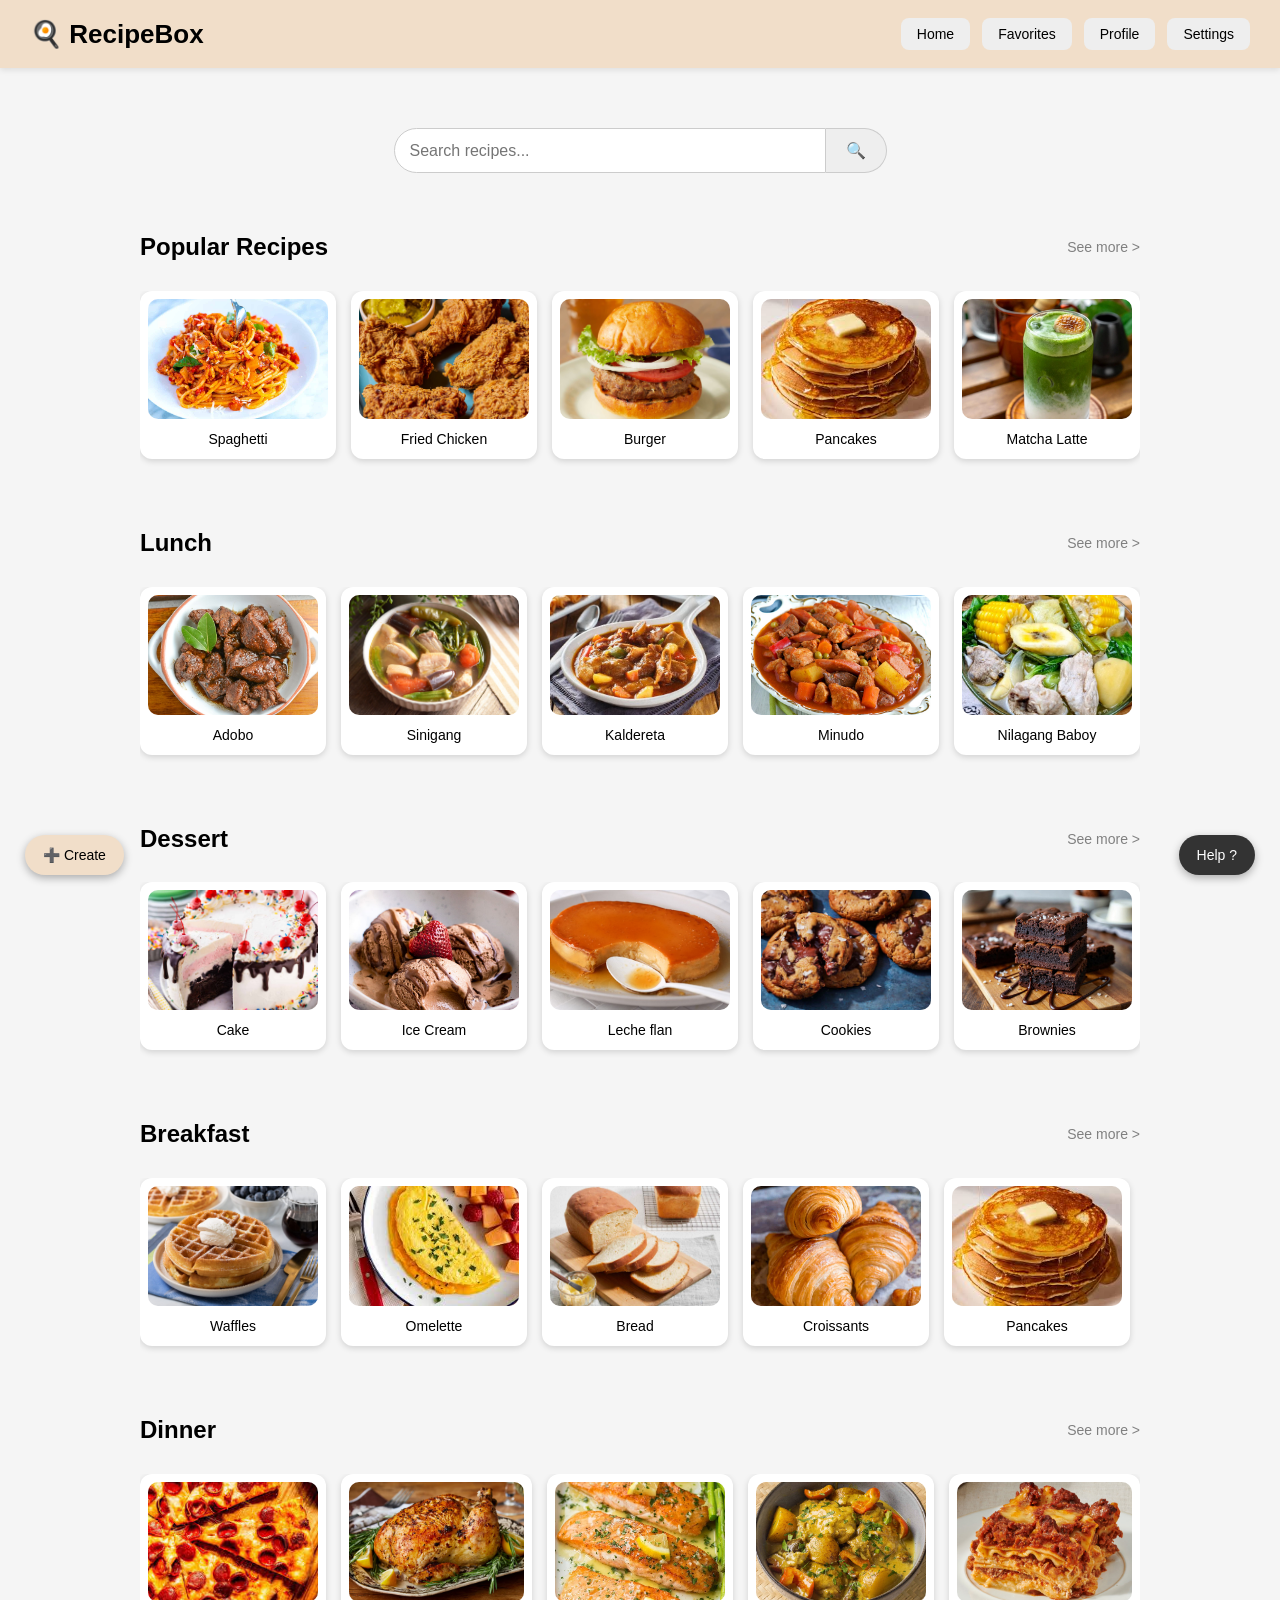
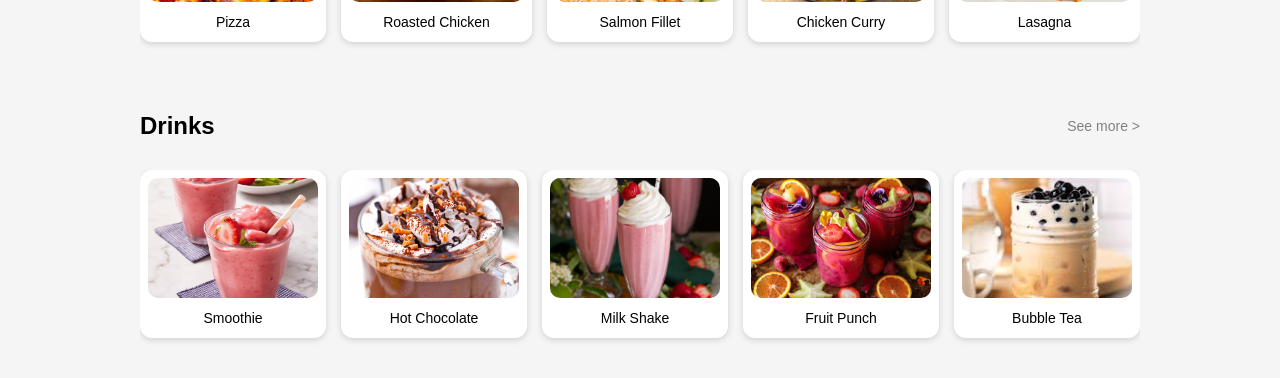
<file: index.html>
<!DOCTYPE html>
<html>
<head>
    <title>RecipeBox</title>

    <style>
        

/* ===== TO AVOID BLUE THING IN THE LINK ===== */
    .card-link {
    text-decoration: none;
    color: inherit;
}

        /* ===== FLOATING CREATE BUTTON ===== */
.create-btn {
    position: fixed;
    bottom: 25px;
    left: 25px;
    background: 	#f1dec9; /* green color for action */
    color: rgb(0, 0, 0);
    padding: 12px 18px;
    border-radius: 25px;
    font-size: 14px;
    cursor: pointer;
    box-shadow: 0 3px 8px rgba(0,0,0,0.3);
    transition: 0.2s;
}

.create-btn:hover {
    background: #c8b6a6; /* darker green on hover */
}


        /* ===== SEARCH BAR ===== */
.search-container {
    display: flex;
    justify-content: center; /* centers in the page */
    margin: 30px 0;
}

.search-input {
    width: 400px;
    padding: 12px 15px;
    border: 1px solid #ccc;
    border-radius: 25px 0 0 25px;
    font-size: 16px;
    outline: none;
}

.search-btn {
    padding: 12px 20px;
    border: 1px solid #ccc;
    border-left: none;
    background: #eeeeee;
    border-radius: 0 25px 25px 0;
    cursor: pointer;
    font-size: 16px;
    transition: 0.2s;
}

.search-btn:hover {
    background: #dddddd;
}


        body {
            font-family: Arial, sans-serif;
            margin: 0;
            background: #f5f5f5;
        }

        /* ===== TOP NAVIGATION BAR ===== */
        header {
            background: 	#f1dec9;
            padding: 18px 30px;
            display: flex;
            justify-content: space-between;
            align-items: center;
            box-shadow: 0 2px 6px rgba(0,0,0,0.1);
        }

        .title {
            font-size: 26px;
            font-weight: bold;
        }

        .top-buttons {
            display: flex;
            gap: 12px;
        }

        .nav-btn {
            padding: 8px 16px;
            background: #eeeeee;
            border-radius: 8px;
            font-size: 14px;
            cursor: pointer;
        }

        .nav-btn:hover {
            background: #dddddd;
        }

        /* ===== CENTER CONTENT ===== */
        .container {
            max-width: 1000px;
            margin: auto;
            padding: 30px;
        }

        /* ===== SECTION HEADERS ===== */
        .section-header {
            display: flex;
            justify-content: space-between;
            align-items: center;
            margin-top: 40px;
            margin-bottom: 10px;
        }

        .see-more {
            font-size: 14px;
            color: gray;
            cursor: pointer;
        }

        /* ===== MOVIE STYLE ROW ===== */
        .row {
            display: flex;
            gap: 15px;
            overflow-x: auto;
            padding-bottom: 10px;
        }

        /* ===== RECIPE CARD ===== */
        .card {
            min-width: 170px;
            background: white;
            border-radius: 12px;
            box-shadow: 0 2px 6px rgba(0,0,0,0.15);
            padding: 8px;
            text-align: center;
            transition: 0.2s;
        }

        .card:hover {
            transform: scale(1.05);
        }

        .card img {
            width: 100%;
            height: 120px;
            object-fit: cover;
            border-radius: 10px;
        }

        .card p {
            margin: 8px 0 4px;
            font-size: 14px;
        }

        .row::-webkit-scrollbar {
            display: none;
        }

        /* ===== FLOATING HELP BUTTON ===== */
        .help-btn {
            position: fixed;
            bottom: 25px;
            right: 25px;
            background: #333;
            color: white;
            padding: 12px 18px;
            border-radius: 25px;
            font-size: 14px;
            cursor: pointer;
            box-shadow: 0 3px 8px rgba(0,0,0,0.3);
        }

        .help-btn:hover {
            background: #555;
        }
    </style>
</head>

<body>

<!-- ===== TOP BAR ===== -->
<header>
    <div class="title">🍳 RecipeBox</div>

    <div class="top-buttons">
        <span class="nav-btn" title="Go to the Home page">Home</span>

        <span class="nav-btn" title="View your favorite recipes">Favorites</span>

        <span class="nav-btn" title="View your profile">Profile</span>

        <span class="nav-btn" title="Application settings">Settings</span>
        
    </div>
</header>





<div class="container">

    <div class="search-container">
    <input
type="text"
placeholder="Search recipes..."
class="search-input"
title="Search for recipes by name">
    <button
class="search-btn"
title="Click to search">
🔍
</button>
</div>


    <!-- Popular -->
    

    <div class="section-header">
        <h2>Popular Recipes</h2>
        <span class="see-more">See more ></span>
    </div>
    <div class="row">
        <a href="spaghetti.html" class="card-link"><div class="card"><img src="Spaghetti.jpg"><p>Spaghetti</p></div></a>
        <a href="friedchicken.html" class="card-link"><div class="card"><img src="fried chicken.jfif"><p>Fried Chicken</p></div></a>
        <a href="burger.html" class="card-link"><div class="card"><img src="burger.jpg"><p>Burger</p></div></a>
        <a href="pancakes.html" class="card-link"><div class="card"><img src="pancakes.jfif"><p>Pancakes</p></div></a>
        <a href="matcha latte.html" class="card-link"><div class="card"><img src="matcha.webp"><p>Matcha Latte</p></div></a>
    </div>

    <!-- Lunch -->
    <div class="section-header">
        <h2>Lunch</h2>
        <span class="see-more">See more ></span>
    </div>

    <div class="row">
        <div class="card"><img src="adobo.jpg"><p>Adobo</p></div>
        <div class="card"><img src="sinigang.jpg"><p>Sinigang</p></div>
        <div class="card"><img src="kaldereta.avif"><p>Kaldereta</p></div>
        <div class="card"><img src="minudo.jpg"><p>Minudo</p></div>
        <div class="card"><img src="nilagang baboy.jpg"><p>Nilagang Baboy</p></div>
    </div>

    <!-- Dessert -->
    <div class="section-header">
        <h2>Dessert</h2>
        <span class="see-more">See more ></span>
    </div>

    <div class="row">
        <div class="card"><img src="cake.jpg"><p>Cake</p></div>
        <div class="card"><img src="ice cream.jpg"><p>Ice Cream</p></div>
        <div class="card"><img src="leche flan.jpg"><p>Leche flan</p></div>
        <div class="card"><img src="cookies.jpg"><p>Cookies</p></div>
        <div class="card"><img src="brownies.jpg"><p>Brownies</p></div>
    </div>

    <!-- Breakfast -->
    <div class="section-header">
        <h2>Breakfast</h2>
        <span class="see-more">See more ></span>
    </div>

    <div class="row">
        <div class="card"><img src="waffles.jpg"><p>Waffles</p></div>
        <div class="card"><img src="omelette.jfif"><p>Omelette</p></div>
        <div class="card"><img src="bread.jpg"><p>Bread</p></div>
        <div class="card"><img src="croissants.jpg"><p>Croissants</p></div>
        <a href="pancakes.html" class="card-link"><div class="card"><img src="pancakes.jfif"><p>Pancakes</p></div></a>
    </div>

    <!-- Dinner -->
     <div class="section-header">
        <h2>Dinner</h2>
        <span class="see-more">See more ></span>
    </div>

    <div class="row">
        <div class="card"><img src="pizza.jfif"><p>Pizza</p></div>
        <div class="card"><img src="roasted chicken.avif"><p>Roasted Chicken</p></div>
        <div class="card"><img src="salmon fillet.jpg"><p>Salmon Fillet</p></div>
        <div class="card"><img src="chicken curry.avif"><p>Chicken Curry</p></div>
        <div class="card"><img src="lasagna.jpg"><p>Lasagna</p></div>
    </div>

    <!-- Drinks -->
     <div class="section-header">
        <h2>Drinks</h2>
        <span class="see-more">See more ></span>
    </div>

    <div class="row">
        <div class="card"><img src="Smoothie.jpg"><p>Smoothie</p></div>
        <div class="card"><img src="hot chocolate.jpg"><p>Hot Chocolate</p></div>
        <div class="card"><img src="milk shake.jpg"><p>Milk Shake</p></div>
        <div class="card"><img src="fruit punch.jfif"><p>Fruit Punch</p></div>
        <div class="card"><img src="bubble tea.jfif"><p>Bubble Tea</p></div>
    </div>

</div>

<!-- Floating Help -->
<a href="help.html" class="help-link">
    <div
class="help-btn"
title="Open the Help Center">
Help ?
</div>
</a>

<!-- Floating Create Button -->
<div
class="create-btn"
title="Create a new recipe">
➕ Create
</div>

</body>
</html>
</file>
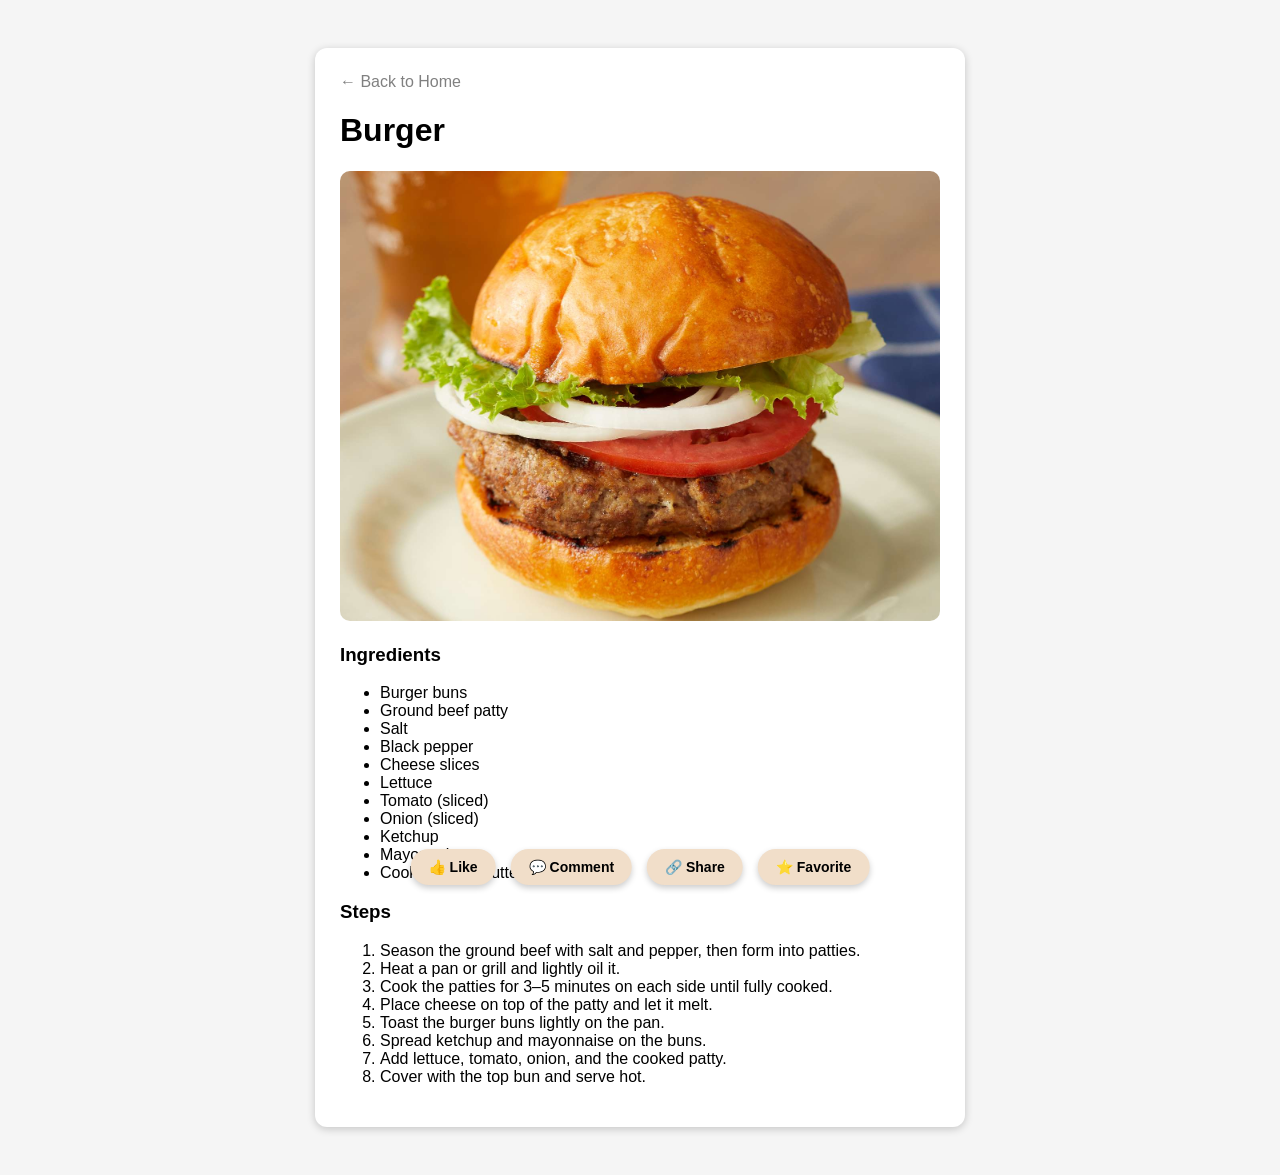
<file: burger.html>
<!DOCTYPE html>
<html>
<head>
    <title>Burger Recipe - RecipeBox</title>

    <style>
        /* ===== BOTTOM ACTION BUTTONS ===== */
.actions {
    position: fixed;
    bottom: 15px;
    left: 50%;
    transform: translateX(-50%); /* center horizontally */
    background: transparent; /* optional: no background bar */
    display: flex;
    gap: 15px;
    z-index: 100;
}

.action-btn {
    display: flex;
    align-items: center;
    gap: 6px;
    padding: 10px 18px;
    border: none;
    border-radius: 25px;
    font-size: 14px;
    cursor: pointer;
    color: rgb(0, 0, 0);
    font-weight: bold;
    box-shadow: 0 3px 6px rgba(0,0,0,0.2);
    transition: 0.2s;
}

/* Different colors for each button */
.action-btn.like {
    background: #f1dec9; /* red-ish */
}

.action-btn.like:hover {
    background: #c8b6a6;
}

.action-btn.comment {
    background: #f1dec9; /* blue */
}

.action-btn.comment:hover {
    background: #c8b6a6;
}

.action-btn.share {
    background: #f1dec9; /* green */
}

.action-btn.share:hover {
    background: #c8b6a6;
}

        /* ==== FOR TJE RECIPE ==== */

        body {
            font-family: Arial;
            background: #f5f5f5;
            padding: 40px;
        }

        .recipe-box {
            max-width: 600px;
            margin: auto;
            background: white;
            padding: 25px;
            border-radius: 12px;
            box-shadow: 0 2px 8px rgba(0,0,0,0.2);
        }

        img {
            width: 100%;
            border-radius: 10px;
        }

        a {
            text-decoration: none;
            color: gray;
        }
    </style>
</head>

<body>

<div class="recipe-box">
    <a href="index.html">← Back to Home</a>

    <h1>Burger</h1>

    <img src="burger.jpg">

    <h3>Ingredients</h3>
<ul>
    <li>Burger buns</li>
    <li>Ground beef patty</li>
    <li>Salt</li>
    <li>Black pepper</li>
    <li>Cheese slices</li>
    <li>Lettuce</li>
    <li>Tomato (sliced)</li>
    <li>Onion (sliced)</li>
    <li>Ketchup</li>
    <li>Mayonnaise</li>
    <li>Cooking oil or butter</li>
</ul>

<h3>Steps</h3>
<ol>
    <li>Season the ground beef with salt and pepper, then form into patties.</li>
    <li>Heat a pan or grill and lightly oil it.</li>
    <li>Cook the patties for 3–5 minutes on each side until fully cooked.</li>
    <li>Place cheese on top of the patty and let it melt.</li>
    <li>Toast the burger buns lightly on the pan.</li>
    <li>Spread ketchup and mayonnaise on the buns.</li>
    <li>Add lettuce, tomato, onion, and the cooked patty.</li>
    <li>Cover with the top bun and serve hot.</li>
</ol>

<!-- Bottom Action Buttons -->
<div class="actions">
    <button class="action-btn like">👍 Like</button>
    <button class="action-btn comment">💬 Comment</button>
    <button class="action-btn share">🔗 Share</button>
    <button class="action-btn share">⭐ Favorite</button>
</div>

</div>

</body>
</html>
</file>
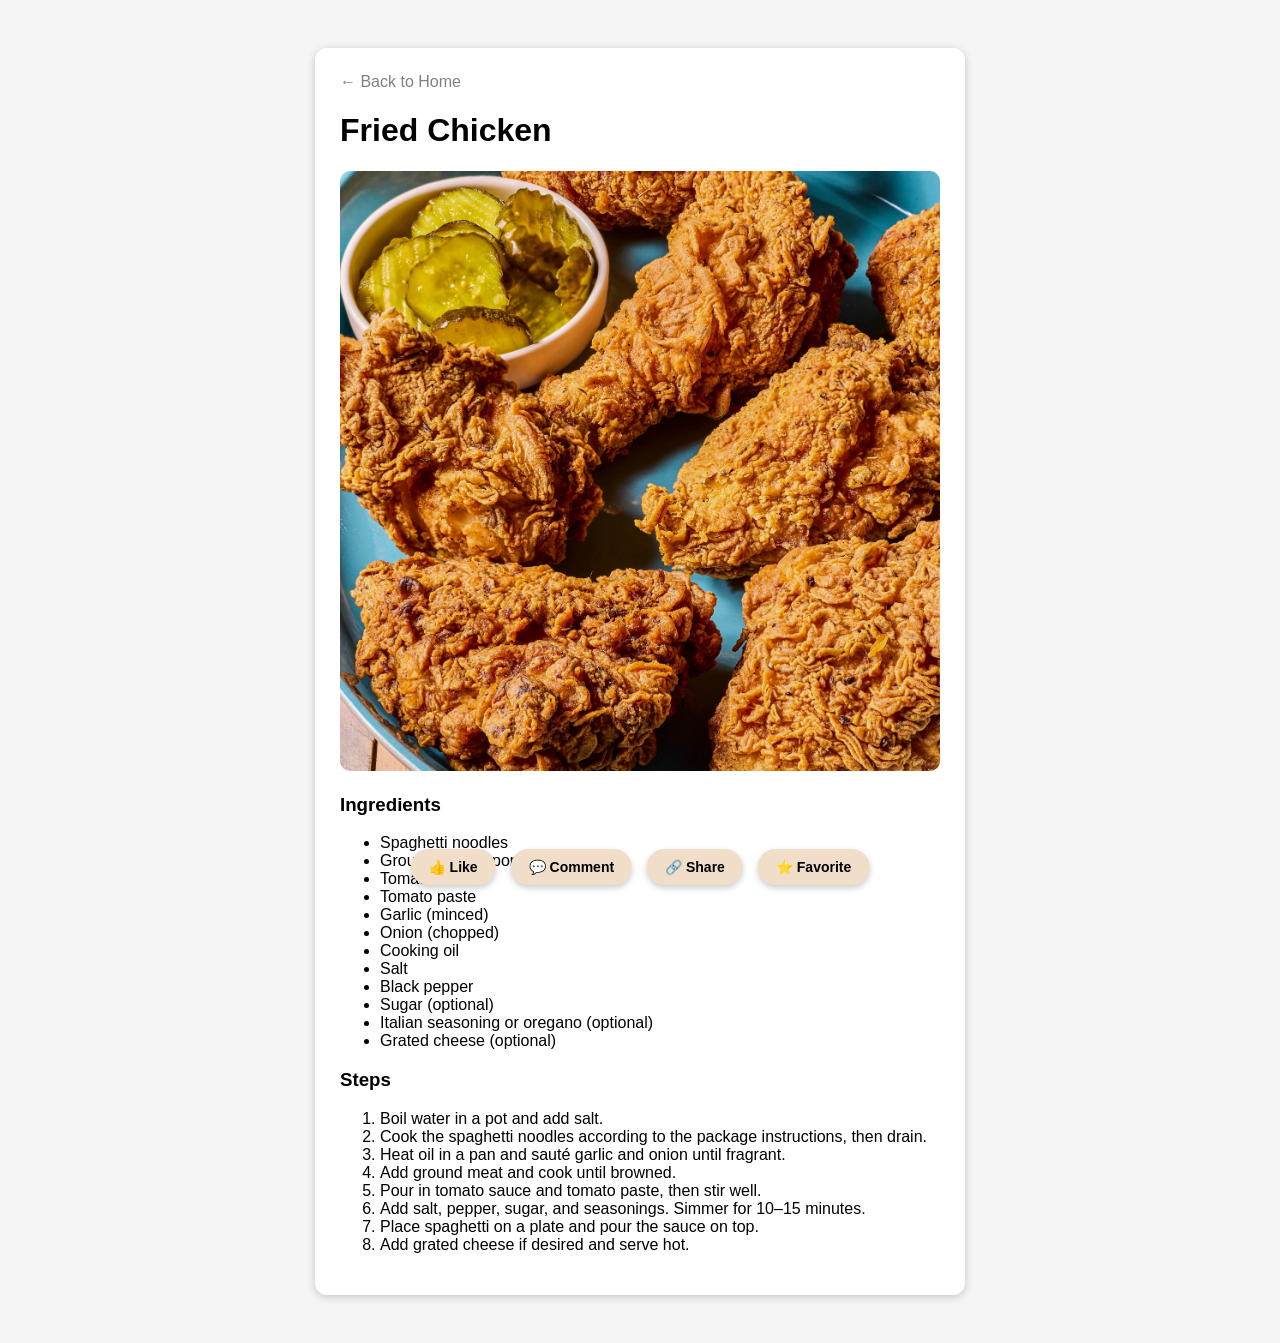
<file: friedchicken.html>
<!DOCTYPE html>
<html>
<head>
    <title>Fried Chicken Recipe - RecipeBox</title>

    <style>
        /* ===== BOTTOM ACTION BUTTONS ===== */
.actions {
    position: fixed;
    bottom: 15px;
    left: 50%;
    transform: translateX(-50%); /* center horizontally */
    background: transparent; /* optional: no background bar */
    display: flex;
    gap: 15px;
    z-index: 100;
}

.action-btn {
    display: flex;
    align-items: center;
    gap: 6px;
    padding: 10px 18px;
    border: none;
    border-radius: 25px;
    font-size: 14px;
    cursor: pointer;
    color: rgb(0, 0, 0);
    font-weight: bold;
    box-shadow: 0 3px 6px rgba(0,0,0,0.2);
    transition: 0.2s;
}

/* Different colors for each button */
.action-btn.like {
    background: #f1dec9; /* red-ish */
}

.action-btn.like:hover {
    background: #c8b6a6;
}

.action-btn.comment {
    background: #f1dec9; /* blue */
}

.action-btn.comment:hover {
    background: #c8b6a6;
}

.action-btn.share {
    background: #f1dec9; /* green */
}

.action-btn.share:hover {
    background: #c8b6a6;
}

        /* ==== FOR TJE RECIPE ==== */

        body {
            font-family: Arial;
            background: #f5f5f5;
            padding: 40px;
        }

        .recipe-box {
            max-width: 600px;
            margin: auto;
            background: white;
            padding: 25px;
            border-radius: 12px;
            box-shadow: 0 2px 8px rgba(0,0,0,0.2);
        }

        img {
            width: 100%;
            border-radius: 10px;
        }

        a {
            text-decoration: none;
            color: gray;
        }
    </style>
</head>

<body>

<div class="recipe-box">
    <a href="index.html">← Back to Home</a>

    <h1>Fried Chicken</h1>

    <img src="fried chicken.jfif">

    <h3>Ingredients</h3>
<ul>
    <li>Spaghetti noodles</li>
    <li>Ground beef or pork</li>
    <li>Tomato sauce</li>
    <li>Tomato paste</li>
    <li>Garlic (minced)</li>
    <li>Onion (chopped)</li>
    <li>Cooking oil</li>
    <li>Salt</li>
    <li>Black pepper</li>
    <li>Sugar (optional)</li>
    <li>Italian seasoning or oregano (optional)</li>
    <li>Grated cheese (optional)</li>
</ul>

<h3>Steps</h3>
<ol>
    <li>Boil water in a pot and add salt.</li>
    <li>Cook the spaghetti noodles according to the package instructions, then drain.</li>
    <li>Heat oil in a pan and sauté garlic and onion until fragrant.</li>
    <li>Add ground meat and cook until browned.</li>
    <li>Pour in tomato sauce and tomato paste, then stir well.</li>
    <li>Add salt, pepper, sugar, and seasonings. Simmer for 10–15 minutes.</li>
    <li>Place spaghetti on a plate and pour the sauce on top.</li>
    <li>Add grated cheese if desired and serve hot.</li>
</ol>

<!-- Bottom Action Buttons -->
<div class="actions">
    <button class="action-btn like">👍 Like</button>
    <button class="action-btn comment">💬 Comment</button>
    <button class="action-btn share">🔗 Share</button>
    <button class="action-btn share">⭐ Favorite</button>
</div>

</div>

</body>
</html>
</file>
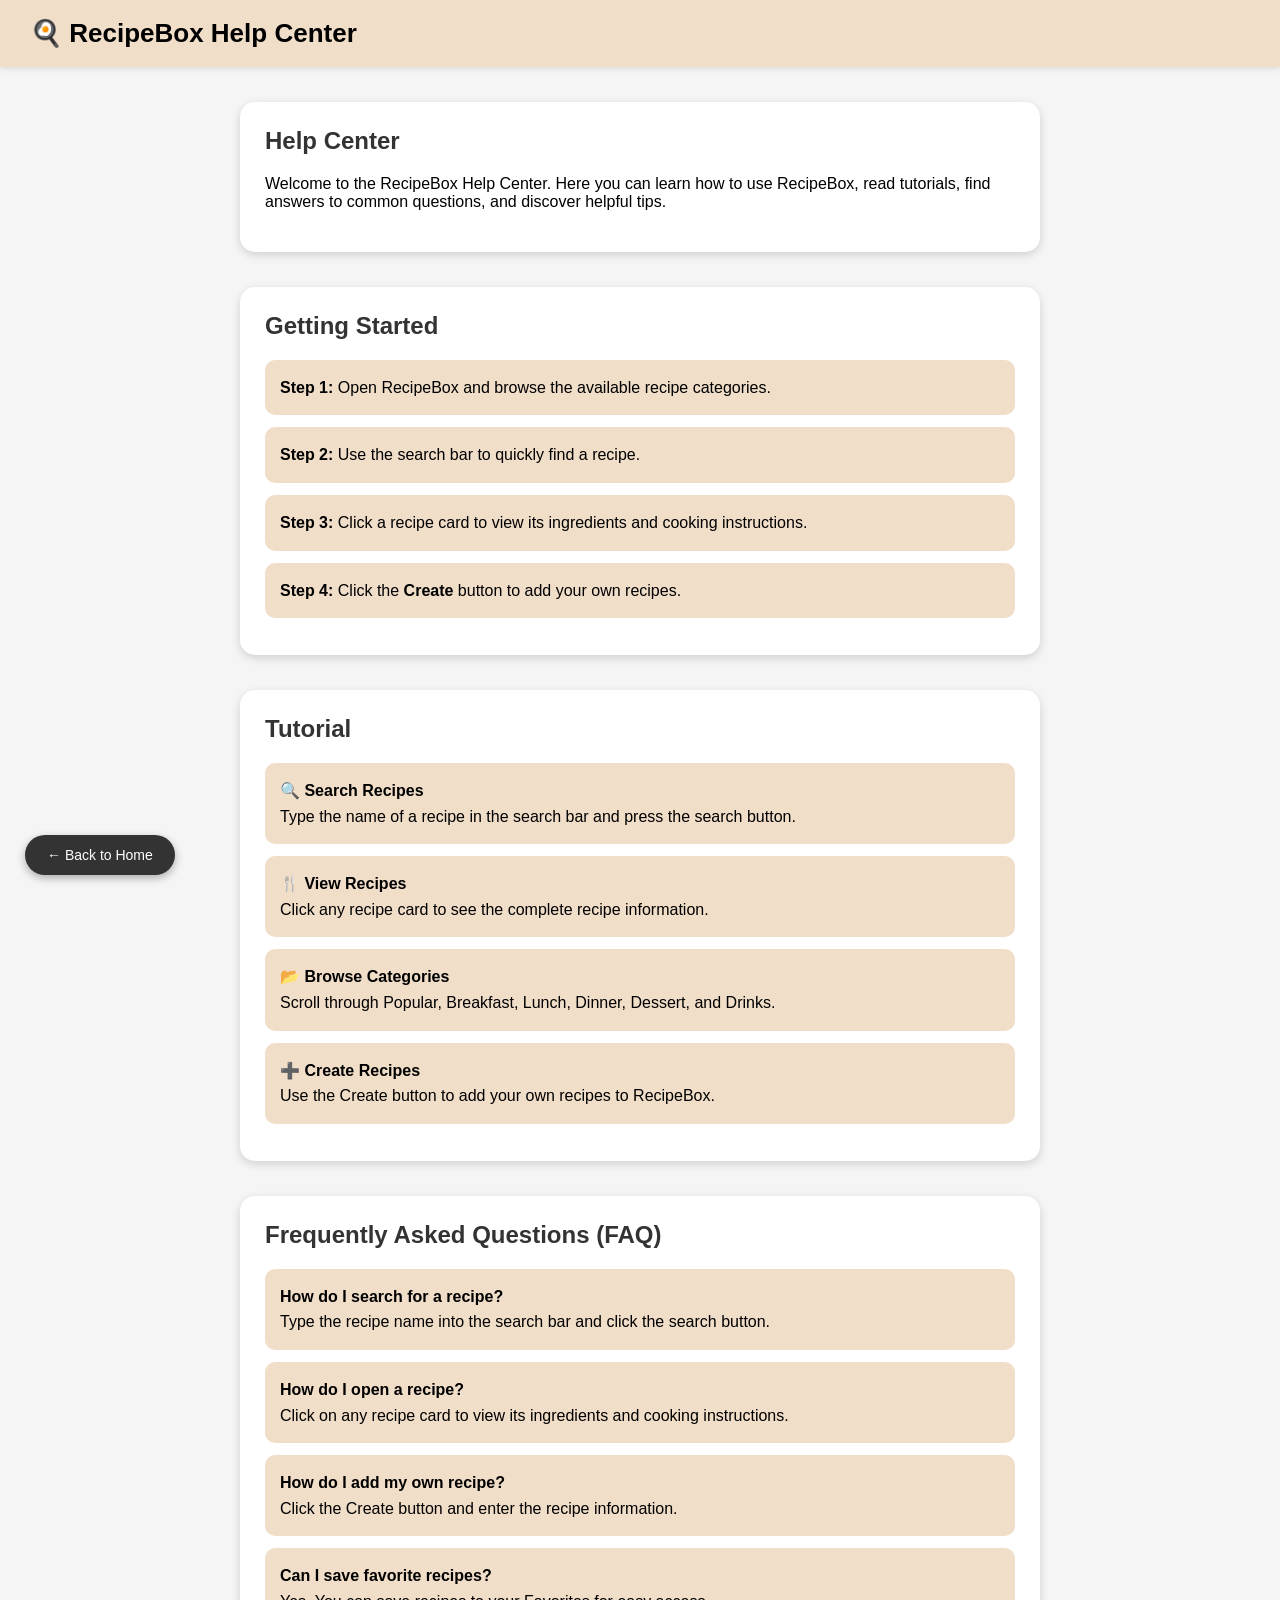
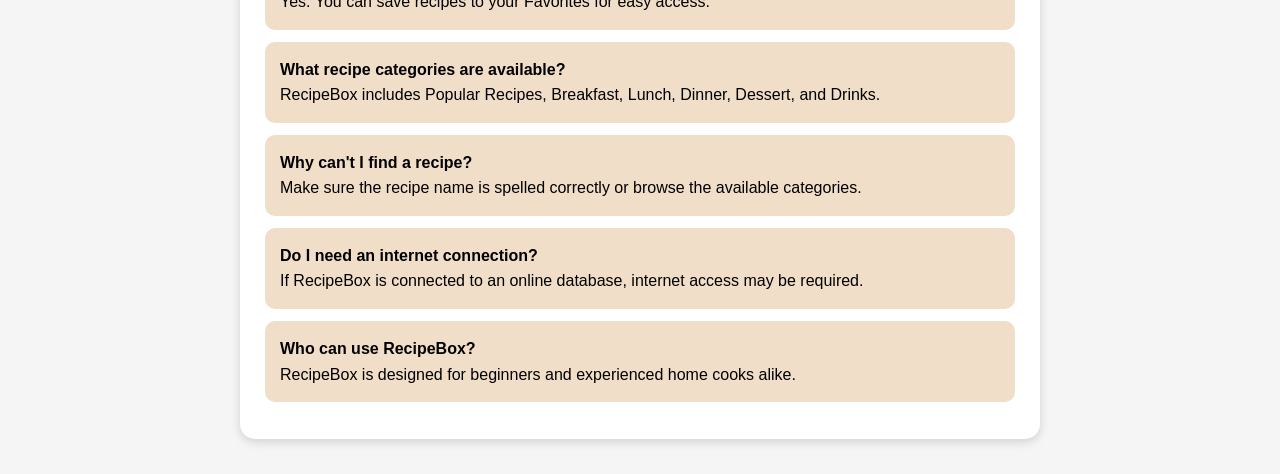
<file: help.html>
<!DOCTYPE html>
<html>
<head>
    <title>RecipeBox Help Center</title>

    <style>
        body {
            font-family: Arial, sans-serif;
            margin: 0;
            background: #f5f5f5;
        }

        /* ===== Top Bar ===== */
        header {
            background: #f1dec9;
            padding: 18px 30px;
            display: flex;
            align-items: center;
            box-shadow: 0 2px 6px rgba(0,0,0,0.1);
        }

        .title {
            font-size: 26px;
            font-weight: bold;
        }

        /* ===== Container ===== */
        .container {
            max-width: 800px;
            margin: 35px auto;
            padding: 0 20px;
        }

        /* ===== Cards ===== */
        .help-card {
            background: white;
            border-radius: 15px;
            padding: 25px;
            box-shadow: 0 3px 10px rgba(0,0,0,0.15);
            margin-bottom: 25px;
        }

        h2 {
            margin-top: 0;
            color: #333;
        }

        .help-item {
            background: #f1dec9;
            padding: 15px;
            margin: 12px 0;
            border-radius: 10px;
            line-height: 1.6;
        }

        /* ===== Floating Back Button ===== */
.back-btn {
    position: fixed;
    bottom: 25px;
    left: 25px;
    padding: 12px 22px;
    background: #333;
    color: white;
    text-decoration: none;
    border-radius: 25px;
    font-size: 14px;
    box-shadow: 0 3px 8px rgba(0,0,0,0.3);
    transition: 0.2s;
    z-index: 999;
}

.back-btn:hover {
    background: #555;
}
    </style>
</head>

<body>

<header>
    <div class="title">🍳 RecipeBox Help Center</div>
</header>

<!-- ========================= -->
<!-- HELP CENTER -->
<!-- ========================= -->

<div class="container">

<div class="help-card">

<h2>Help Center</h2>

<p>
Welcome to the RecipeBox Help Center. Here you can learn how to use RecipeBox,
read tutorials, find answers to common questions, and discover helpful tips.
</p>

</div>

</div>

<!-- ========================= -->
<!-- GETTING STARTED -->
<!-- ========================= -->

<div class="container">

<div class="help-card">

<h2>Getting Started</h2>

<div class="help-item">
<b>Step 1:</b> Open RecipeBox and browse the available recipe categories.
</div>

<div class="help-item">
<b>Step 2:</b> Use the search bar to quickly find a recipe.
</div>

<div class="help-item">
<b>Step 3:</b> Click a recipe card to view its ingredients and cooking instructions.
</div>

<div class="help-item">
<b>Step 4:</b> Click the <b>Create</b> button to add your own recipes.
</div>

</div>

</div>

<!-- ========================= -->
<!-- TUTORIAL -->
<!-- ========================= -->

<div class="container">

<div class="help-card">

<h2>Tutorial</h2>

<div class="help-item">
<b>🔍 Search Recipes</b><br>
Type the name of a recipe in the search bar and press the search button.
</div>

<div class="help-item">
<b>🍴 View Recipes</b><br>
Click any recipe card to see the complete recipe information.
</div>

<div class="help-item">
<b>📂 Browse Categories</b><br>
Scroll through Popular, Breakfast, Lunch, Dinner, Dessert, and Drinks.
</div>

<div class="help-item">
<b>➕ Create Recipes</b><br>
Use the Create button to add your own recipes to RecipeBox.
</div>

</div>

</div>

<!-- ========================= -->
<!-- FAQ -->
<!-- ========================= -->

<div class="container">

<div class="help-card">

<h2>Frequently Asked Questions (FAQ)</h2>

<div class="help-item">
<b>How do I search for a recipe?</b><br>
Type the recipe name into the search bar and click the search button.
</div>

<div class="help-item">
<b>How do I open a recipe?</b><br>
Click on any recipe card to view its ingredients and cooking instructions.
</div>

<div class="help-item">
<b>How do I add my own recipe?</b><br>
Click the Create button and enter the recipe information.
</div>

<div class="help-item">
<b>Can I save favorite recipes?</b><br>
Yes. You can save recipes to your Favorites for easy access.
</div>

<div class="help-item">
<b>What recipe categories are available?</b><br>
RecipeBox includes Popular Recipes, Breakfast, Lunch, Dinner, Dessert, and Drinks.
</div>

<div class="help-item">
<b>Why can't I find a recipe?</b><br>
Make sure the recipe name is spelled correctly or browse the available categories.
</div>

<div class="help-item">
<b>Do I need an internet connection?</b><br>
If RecipeBox is connected to an online database, internet access may be required.
</div>

<div class="help-item">
<b>Who can use RecipeBox?</b><br>
RecipeBox is designed for beginners and experienced home cooks alike.
</div>

</div>

</div>


<a href="index.html" class="back-btn">← Back to Home</a>

</div>

</div>

</body>
</html>
</file>
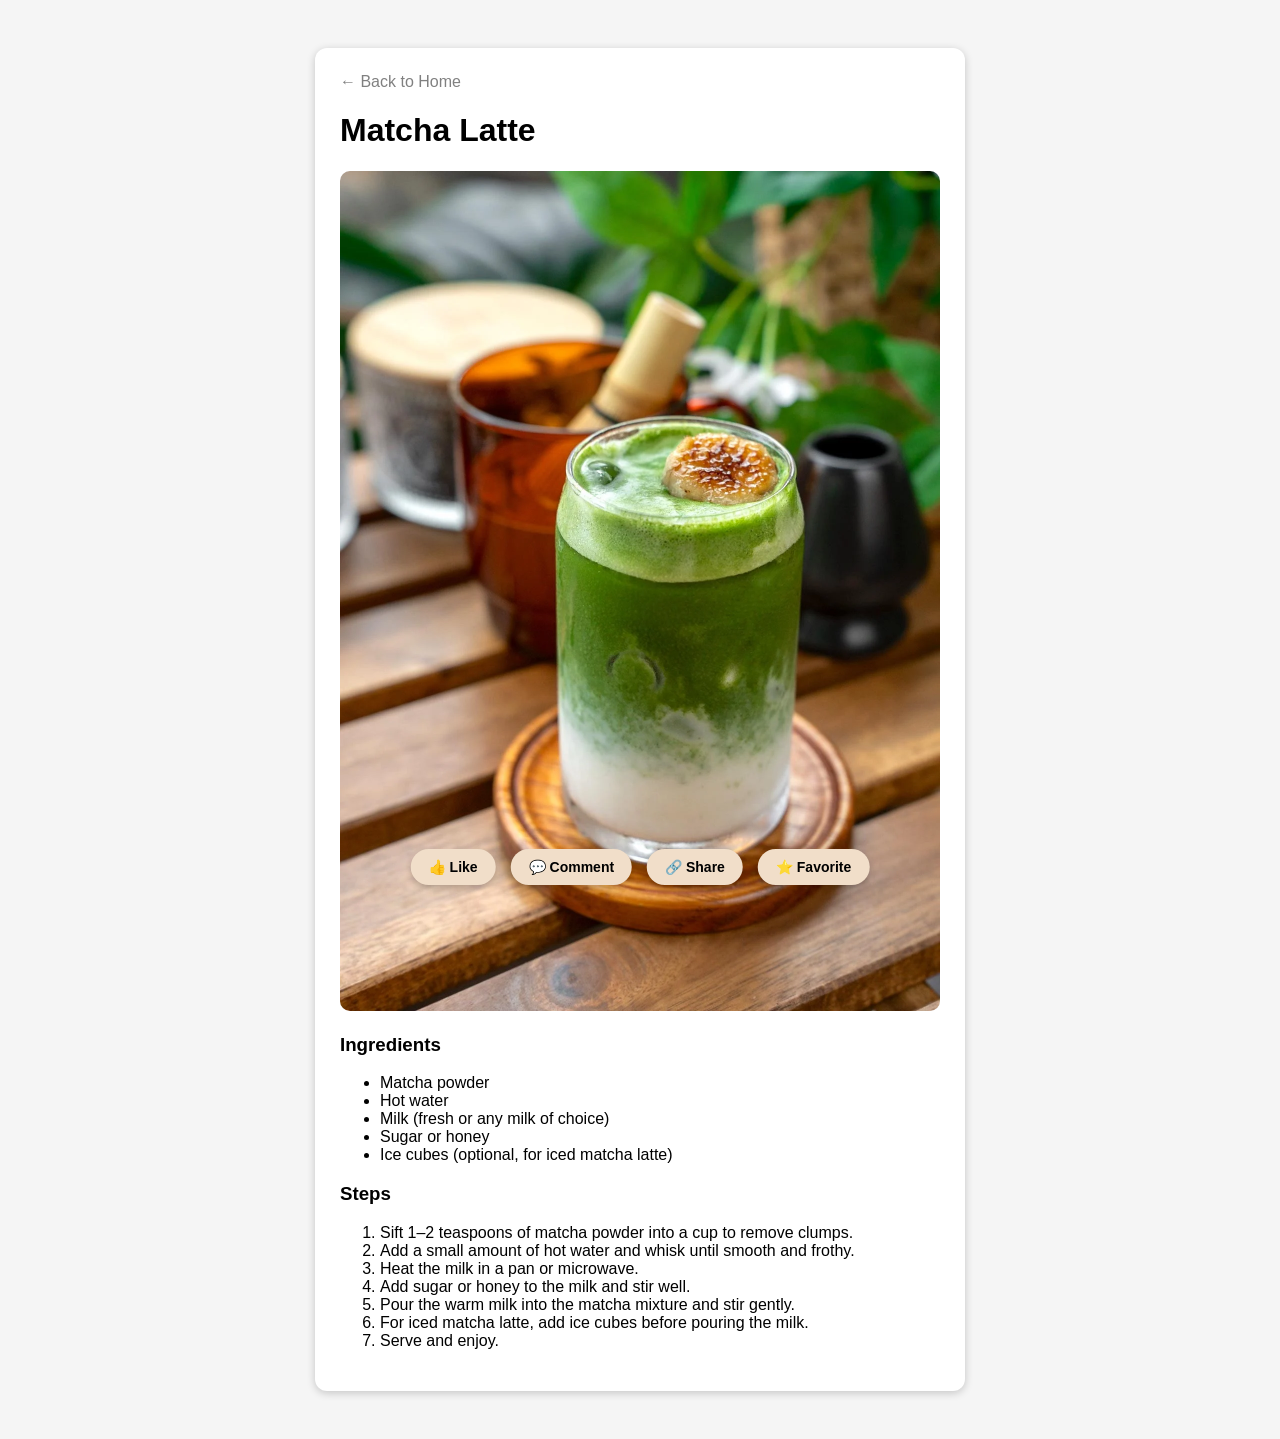
<file: matcha latte.html>
<!DOCTYPE html>
<html>
<head>
    <title>Matcha Latte Recipe - RecipeBox</title>

    <style>
        /* ===== BOTTOM ACTION BUTTONS ===== */
.actions {
    position: fixed;
    bottom: 15px;
    left: 50%;
    transform: translateX(-50%); /* center horizontally */
    background: transparent; /* optional: no background bar */
    display: flex;
    gap: 15px;
    z-index: 100;
}

.action-btn {
    display: flex;
    align-items: center;
    gap: 6px;
    padding: 10px 18px;
    border: none;
    border-radius: 25px;
    font-size: 14px;
    cursor: pointer;
    color: rgb(0, 0, 0);
    font-weight: bold;
    box-shadow: 0 3px 6px rgba(0,0,0,0.2);
    transition: 0.2s;
}

/* Different colors for each button */
.action-btn.like {
    background: #f1dec9; /* red-ish */
}

.action-btn.like:hover {
    background: #c8b6a6;
}

.action-btn.comment {
    background: #f1dec9; /* blue */
}

.action-btn.comment:hover {
    background: #c8b6a6;
}

.action-btn.share {
    background: #f1dec9; /* green */
}

.action-btn.share:hover {
    background: #c8b6a6;
}

        /* ==== FOR TJE RECIPE ==== */

        body {
            font-family: Arial;
            background: #f5f5f5;
            padding: 40px;
        }

        .recipe-box {
            max-width: 600px;
            margin: auto;
            background: white;
            padding: 25px;
            border-radius: 12px;
            box-shadow: 0 2px 8px rgba(0,0,0,0.2);
        }

        img {
            width: 100%;
            border-radius: 10px;
        }

        a {
            text-decoration: none;
            color: gray;
        }
    </style>
</head>

<body>

<div class="recipe-box">
    <a href="index.html">← Back to Home</a>

    <h1>Matcha Latte</h1>

    <img src="matcha.webp">

    <h3>Ingredients</h3>
<ul>
    <li>Matcha powder</li>
    <li>Hot water</li>
    <li>Milk (fresh or any milk of choice)</li>
    <li>Sugar or honey</li>
    <li>Ice cubes (optional, for iced matcha latte)</li>
</ul>

<h3>Steps</h3>
<ol>
    <li>Sift 1–2 teaspoons of matcha powder into a cup to remove clumps.</li>
    <li>Add a small amount of hot water and whisk until smooth and frothy.</li>
    <li>Heat the milk in a pan or microwave.</li>
    <li>Add sugar or honey to the milk and stir well.</li>
    <li>Pour the warm milk into the matcha mixture and stir gently.</li>
    <li>For iced matcha latte, add ice cubes before pouring the milk.</li>
    <li>Serve and enjoy.</li>
</ol>

<!-- Bottom Action Buttons -->
<div class="actions">
    <button class="action-btn like">👍 Like</button>
    <button class="action-btn comment">💬 Comment</button>
    <button class="action-btn share">🔗 Share</button>
    <button class="action-btn share">⭐ Favorite</button>
</div>

</div>

</body>
</html>
</file>
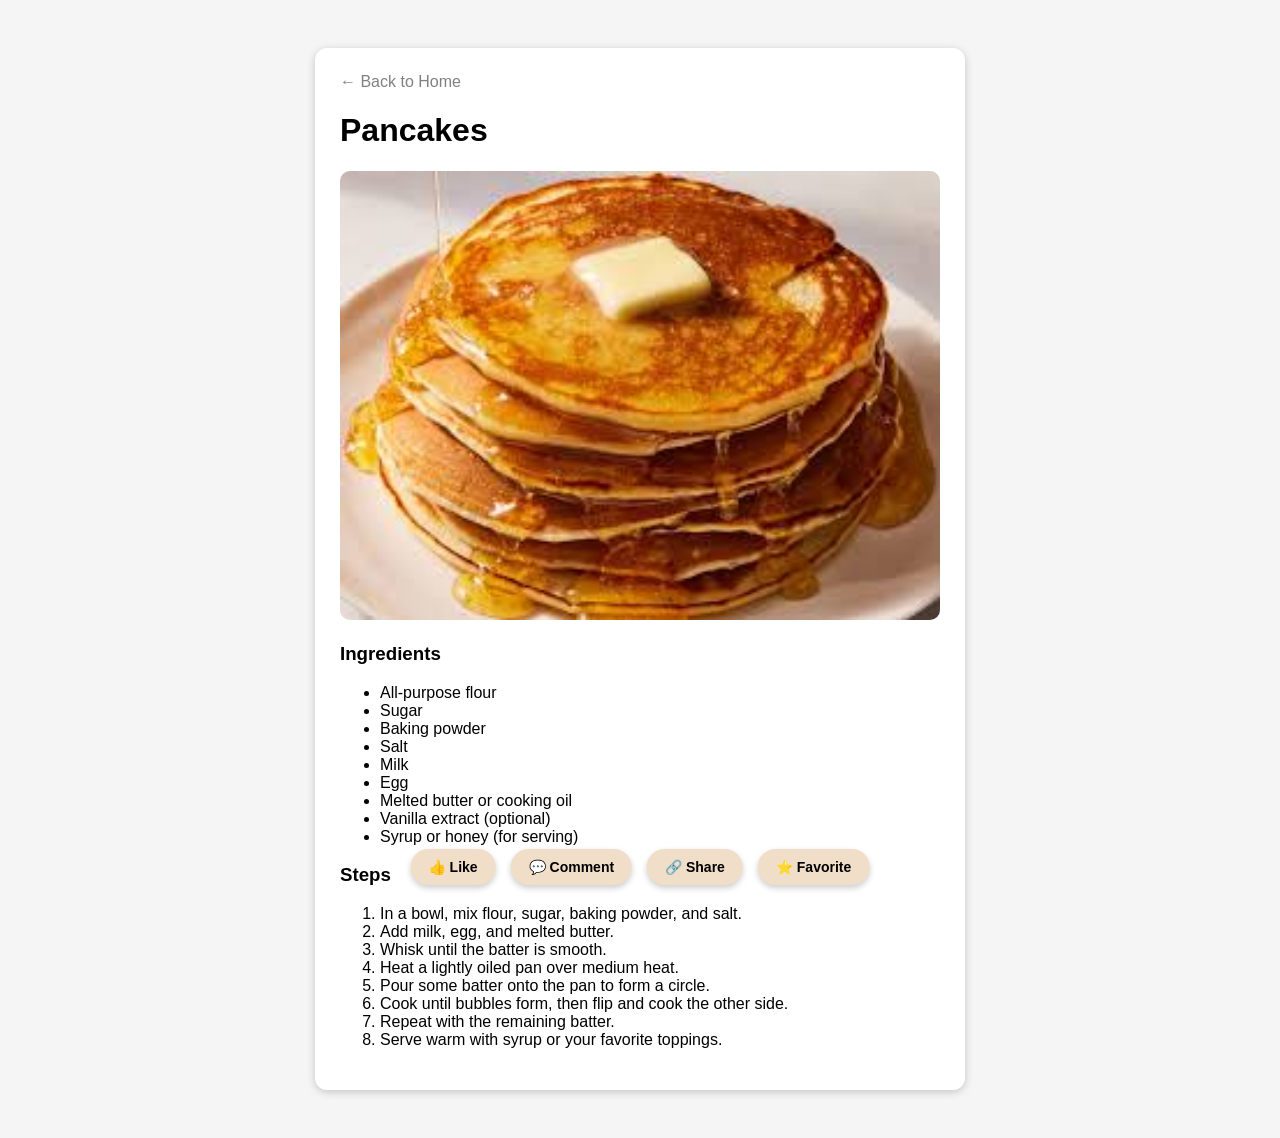
<file: pancakes.html>
<!DOCTYPE html>
<html>
<head>
    <title>Pancakes Recipe - RecipeBox</title>

    <style>
        /* ===== BOTTOM ACTION BUTTONS ===== */
.actions {
    position: fixed;
    bottom: 15px;
    left: 50%;
    transform: translateX(-50%); /* center horizontally */
    background: transparent; /* optional: no background bar */
    display: flex;
    gap: 15px;
    z-index: 100;
}

.action-btn {
    display: flex;
    align-items: center;
    gap: 6px;
    padding: 10px 18px;
    border: none;
    border-radius: 25px;
    font-size: 14px;
    cursor: pointer;
    color: rgb(0, 0, 0);
    font-weight: bold;
    box-shadow: 0 3px 6px rgba(0,0,0,0.2);
    transition: 0.2s;
}

/* Different colors for each button */
.action-btn.like {
    background: #f1dec9; /* red-ish */
}

.action-btn.like:hover {
    background: #c8b6a6;
}

.action-btn.comment {
    background: #f1dec9; /* blue */
}

.action-btn.comment:hover {
    background: #c8b6a6;
}

.action-btn.share {
    background: #f1dec9; /* green */
}

.action-btn.share:hover {
    background: #c8b6a6;
}

        /* ==== FOR TJE RECIPE ==== */

        body {
            font-family: Arial;
            background: #f5f5f5;
            padding: 40px;
        }

        .recipe-box {
            max-width: 600px;
            margin: auto;
            background: white;
            padding: 25px;
            border-radius: 12px;
            box-shadow: 0 2px 8px rgba(0,0,0,0.2);
        }

        img {
            width: 100%;
            border-radius: 10px;
        }

        a {
            text-decoration: none;
            color: gray;
        }
    </style>
</head>

<body>

<div class="recipe-box">
    <a href="index.html">← Back to Home</a>

    <h1>Pancakes</h1>

    <img src="pancakes.jfif">

    <h3>Ingredients</h3>
<ul>
    <li>All-purpose flour</li>
    <li>Sugar</li>
    <li>Baking powder</li>
    <li>Salt</li>
    <li>Milk</li>
    <li>Egg</li>
    <li>Melted butter or cooking oil</li>
    <li>Vanilla extract (optional)</li>
    <li>Syrup or honey (for serving)</li>
</ul>

<h3>Steps</h3>
<ol>
    <li>In a bowl, mix flour, sugar, baking powder, and salt.</li>
    <li>Add milk, egg, and melted butter.</li>
    <li>Whisk until the batter is smooth.</li>
    <li>Heat a lightly oiled pan over medium heat.</li>
    <li>Pour some batter onto the pan to form a circle.</li>
    <li>Cook until bubbles form, then flip and cook the other side.</li>
    <li>Repeat with the remaining batter.</li>
    <li>Serve warm with syrup or your favorite toppings.</li>
</ol>

<!-- Bottom Action Buttons -->
<div class="actions">
    <button class="action-btn like">👍 Like</button>
    <button class="action-btn comment">💬 Comment</button>
    <button class="action-btn share">🔗 Share</button>
    <button class="action-btn share">⭐ Favorite</button>
</div>

</div>

</body>
</html>
</file>
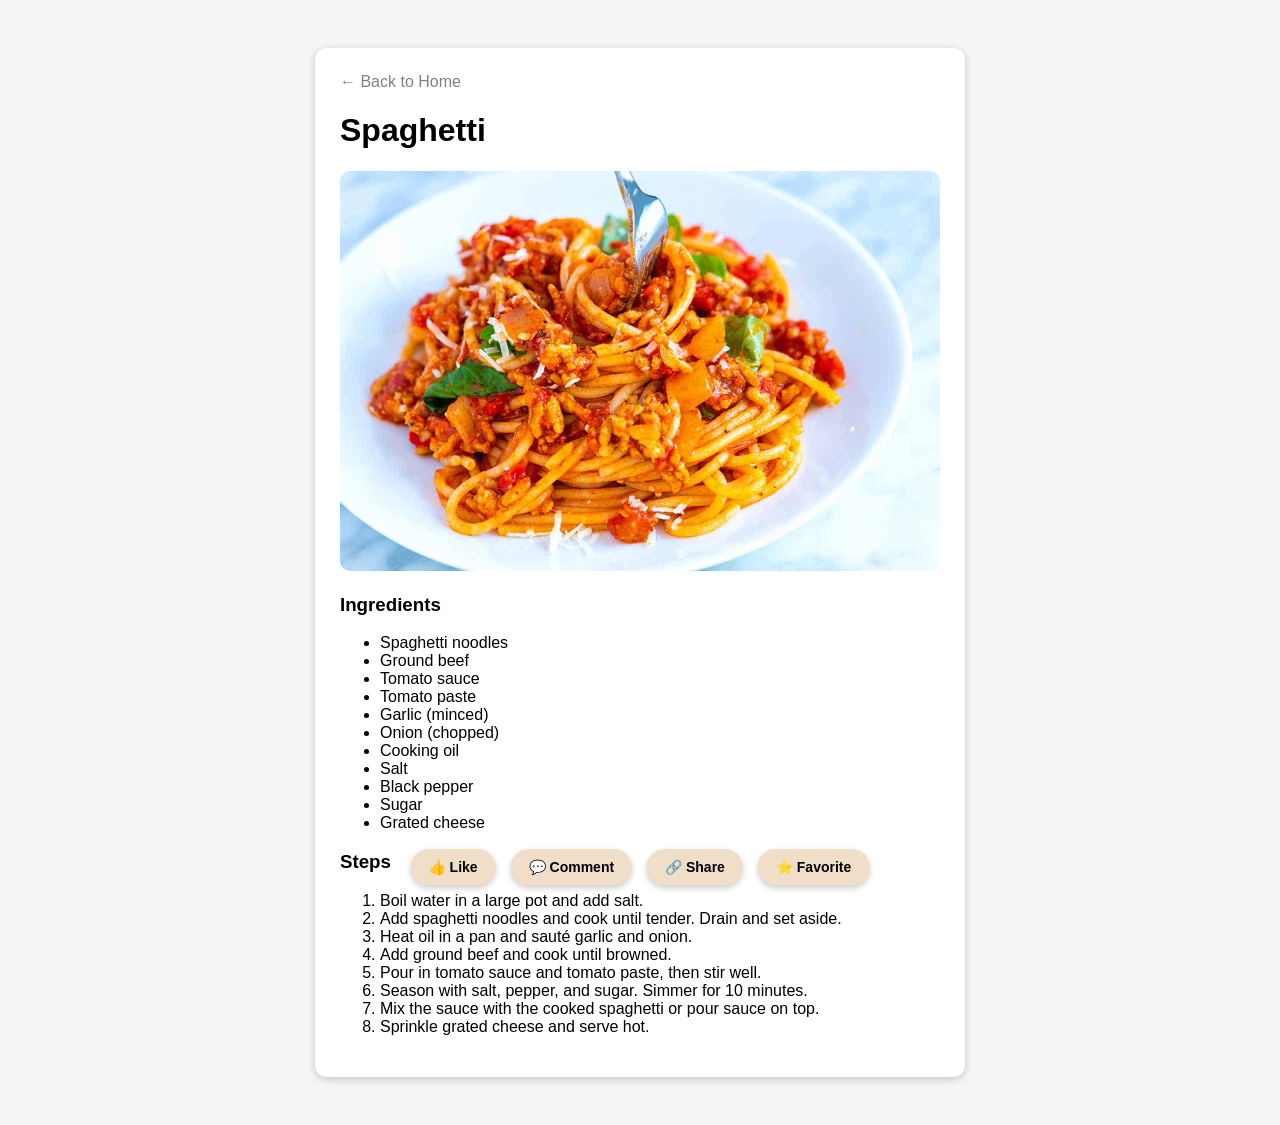
<file: spaghetti.html>
<!DOCTYPE html>
<html>
<head>
    <title>Spaghetti Recipe - RecipeBox</title>

    <style>
        /* ===== BOTTOM ACTION BUTTONS ===== */
.actions {
    position: fixed;
    bottom: 15px;
    left: 50%;
    transform: translateX(-50%); /* center horizontally */
    background: transparent; /* optional: no background bar */
    display: flex;
    gap: 15px;
    z-index: 100;
}

.action-btn {
    display: flex;
    align-items: center;
    gap: 6px;
    padding: 10px 18px;
    border: none;
    border-radius: 25px;
    font-size: 14px;
    cursor: pointer;
    color: rgb(0, 0, 0);
    font-weight: bold;
    box-shadow: 0 3px 6px rgba(0,0,0,0.2);
    transition: 0.2s;
}

/* Different colors for each button */
.action-btn.like {
    background: #f1dec9; /* red-ish */
}

.action-btn.like:hover {
    background: #c8b6a6;
}

.action-btn.comment {
    background: #f1dec9; /* blue */
}

.action-btn.comment:hover {
    background: #c8b6a6;
}

.action-btn.share {
    background: #f1dec9; /* green */
}

.action-btn.share:hover {
    background: #c8b6a6;
}

        /* ==== FOR TJE RECIPE ==== */    

        body {
            font-family: Arial;
            background: #f5f5f5;
            padding: 40px;
        }

        .recipe-box {
            max-width: 600px;
            margin: auto;
            background: white;
            padding: 25px;
            border-radius: 12px;
            box-shadow: 0 2px 8px rgba(0,0,0,0.2);
        }

        img {
            width: 100%;
            border-radius: 10px;
        }

        a {
            text-decoration: none;
            color: gray;
        }
    </style>
</head>

<body>

<div class="recipe-box">
    <a href="index.html">← Back to Home</a>

    <h1>Spaghetti</h1>

    <img src="Spaghetti.jpg">

    <h3>Ingredients</h3>
<ul>
    <li>Spaghetti noodles</li>
    <li>Ground beef</li>
    <li>Tomato sauce</li>
    <li>Tomato paste</li>
    <li>Garlic (minced)</li>
    <li>Onion (chopped)</li>
    <li>Cooking oil</li>
    <li>Salt</li>
    <li>Black pepper</li>
    <li>Sugar</li>
    <li>Grated cheese</li>
</ul>

<h3>Steps</h3>
<ol>
    <li>Boil water in a large pot and add salt.</li>
    <li>Add spaghetti noodles and cook until tender. Drain and set aside.</li>
    <li>Heat oil in a pan and sauté garlic and onion.</li>
    <li>Add ground beef and cook until browned.</li>
    <li>Pour in tomato sauce and tomato paste, then stir well.</li>
    <li>Season with salt, pepper, and sugar. Simmer for 10 minutes.</li>
    <li>Mix the sauce with the cooked spaghetti or pour sauce on top.</li>
    <li>Sprinkle grated cheese and serve hot.</li>
</ol>

<!-- Bottom Action Buttons -->
<div class="actions">
    <button class="action-btn like">👍 Like</button>
    <button class="action-btn comment">💬 Comment</button>
    <button class="action-btn share">🔗 Share</button>
    <button class="action-btn share">⭐ Favorite</button>
</div>

</div>

</body>
</html>
</file>
